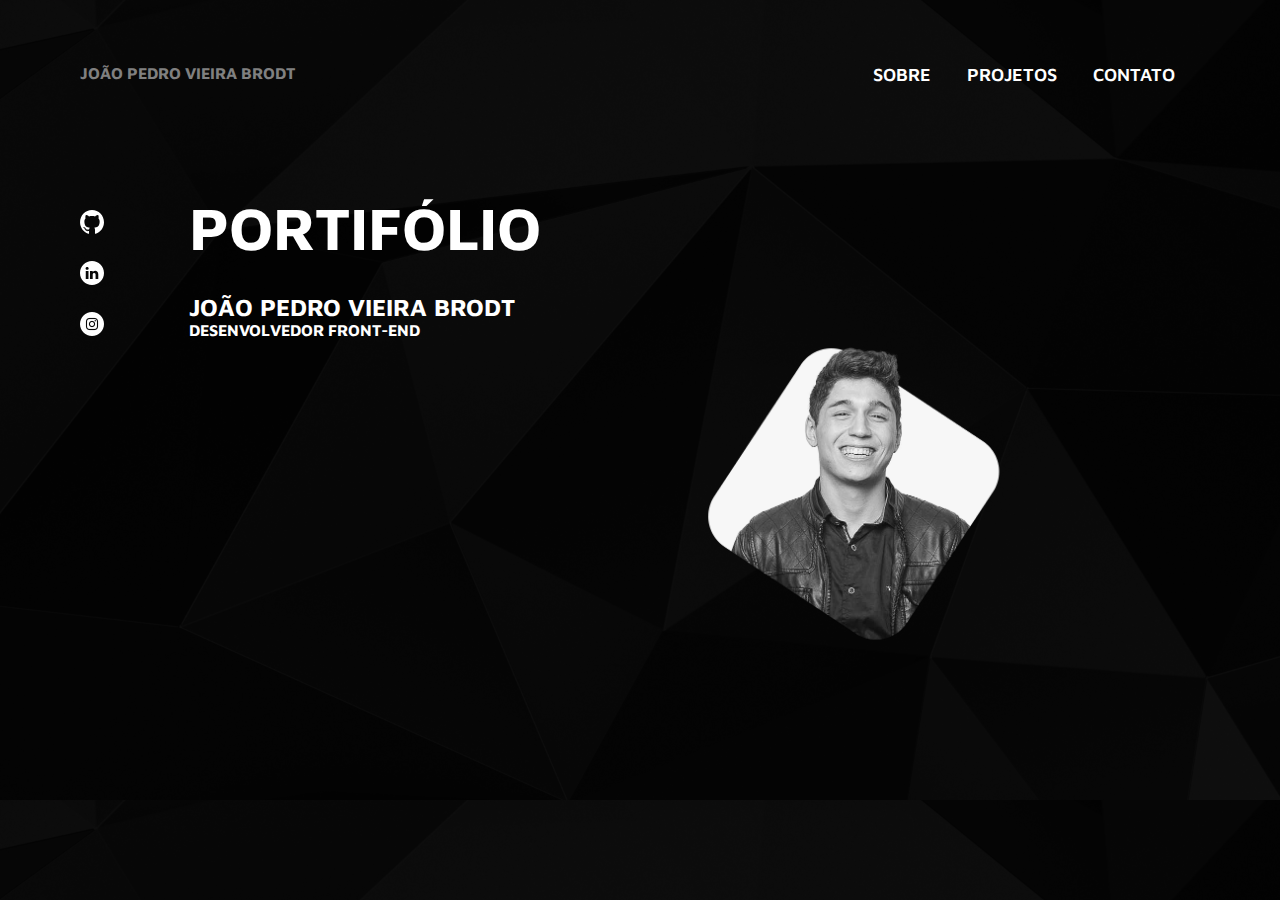
<file: index.html>
<!DOCTYPE html>
<html lang="pt">
  <head>
    <meta charset="UTF-8" />
    <title>Portifolio 1</title>
    <link rel="stylesheet" href="./styles.css" />
    <link rel="stylesheet" href="./cabecalho.css" />
    <link
      href="https://fonts.googleapis.com/css2?family=Maven+Pro&display=swap"
      rel="stylesheet"
    />
  </head>
  <body>
    <div class="geral">
      <header>
        <a class="nome__header link__clicado" href="index.html"
          >João Pedro Vieira Brodt</a
        >
        <ul class="lista__header">
          <li class="item__header">
            <a class="item__header" href="pages/sobre/sobre.html">Sobre</a>
          </li>
          <li class="item__header">
            <a class="item__header" href="pages/projetos/projetos.html"
              >Projetos</a
            >
          </li>
          <li class="item__header">
            <a class="item__header" href="pages/contato/contato.html"
              >Contato</a
            >
          </li>
        </ul>
      </header>
      <section class="socialmedia">
        <ul class="lista__socialmedia">
          <li class="item__socialmedia">
            <a href="https://github.com/JoaoBrodt">
              <img
                class="logo__socialmedia"
                src="images/Social Icons/Github.svg"
                alt="Logo github"
              />
            </a>
          </li>
          <li class="item__socialmedia">
            <a
              href="https://www.linkedin.com/in/jo%C3%A3o-pedro-vieira-brodt-656544169/"
            >
              <img
                class="logo__socialmedia"
                src="images/Social Icons/LinkedIn.svg"
                alt="Logo instagram"
              />
            </a>
          </li>
          <li class="item__socialmedia">
            <a href="https://www.instagram.com/joao_vieira_brodt/">
              <img
                class="logo__socialmedia"
                src="images/Social Icons/instagram.png"
                alt="Logo instagram"
              />
            </a>
          </li>
        </ul>
      </section>

      <section class="descricao">
        <h1>Portifólio</h1>
        <h2>João Pedro Vieira Brodt</h2>
        <h4>Desenvolvedor Front-end</h4>
      </section>
      <section>
        <img
          src="images/perfil.png"
          alt="Foto de perfil"
          class="foto__perfil"
        />
      </section>
    </div>
  </body>
</html>
</file>
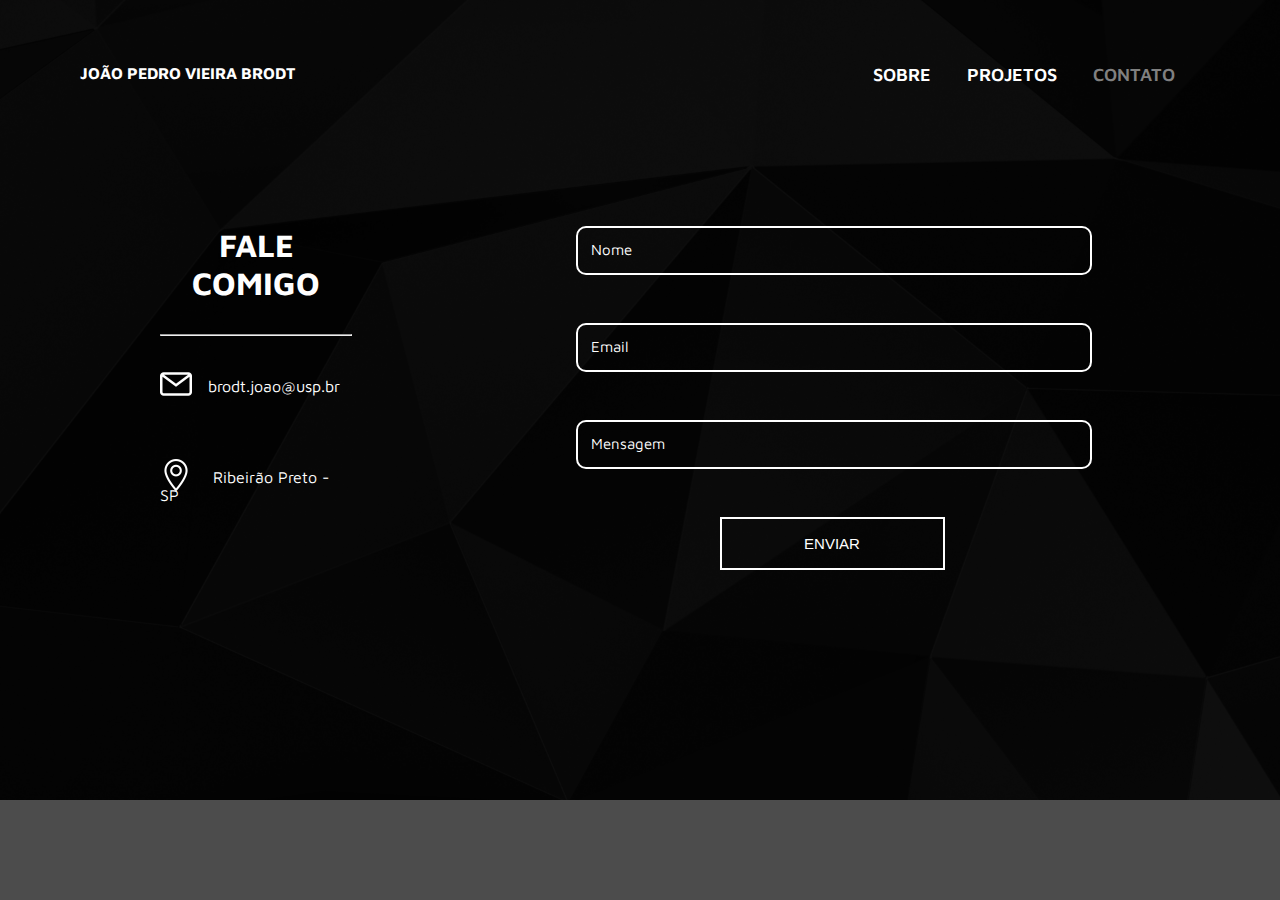
<file: pages/contato/contato.html>
<!DOCTYPE html>
<html lang="pt-br">
  <head>
    <meta charset="UTF-8" />
    <title>Portifolio - Contato</title>
    <link rel="stylesheet" href="./styles.css" />
    <link rel="stylesheet" href="../../cabecalho.css">
    <link
      href="https://fonts.googleapis.com/css2?family=Maven+Pro&display=swap"
      rel="stylesheet"
    />
  </head>

  <body>
    <div class="text__border">
      <header>
        <a class="nome__header" href="../../index.html"
          >JOÃO PEDRO VIEIRA BRODT</a
        >
        <ul class="lista__header">
          <li class="item__header">
            <a class="item__header" href="../sobre/sobre.html">Sobre</a>
          </li>
          <li class="item__header">
            <a class="item__header" href="../projetos/projetos.html"
              >Projetos</a
            >
          </li>
          <li class="item__header">
            <a class="item__header link__clicado" href="contato.html"
              >Contato</a
            >
          </li>
        </ul>
      </header>
    </div>

    <div class="uniao">
      <div class="descricao">
        <h1 class="titulo__descricao">Fale comigo</h1>
        <hr />
        <p>
          <img
            class="icon__text"
            src="../../images/Logos/email.png"
            alt=""
          />brodt.joao@usp.br
        </p>
        <p>
          <img class="icon__text" src="../../images/Logos/mapa.png" alt="" />
          Ribeirão Preto - SP
        </p>
      </div>

      <div class="wrapper">
        <div class="inner">
          <form>
            <label class="form-group">
              <input id="nome" type="text" class="form-control" required />
              <span>Nome</span>
            </label>
            <label class="form-group">
              <input id="email" type="text" class="form-control" required />
              <span for="">Email</span>
            </label>
            <label class="form-group ">
              <input
                id="mensagem"
                class="form-control form-control-mensagem"
                maxlength="267"
                required
              ></input>
              <span for="">Mensagem</span>
            </label>
            <button type="submit">
              Enviar
              <i class="zmdi zmdi-arrow-right"></i>
            </button>
          </form>
        </div>
      </div>
    </div>
    <script src="./script.js"></script>
  </body>
</html>
</file>
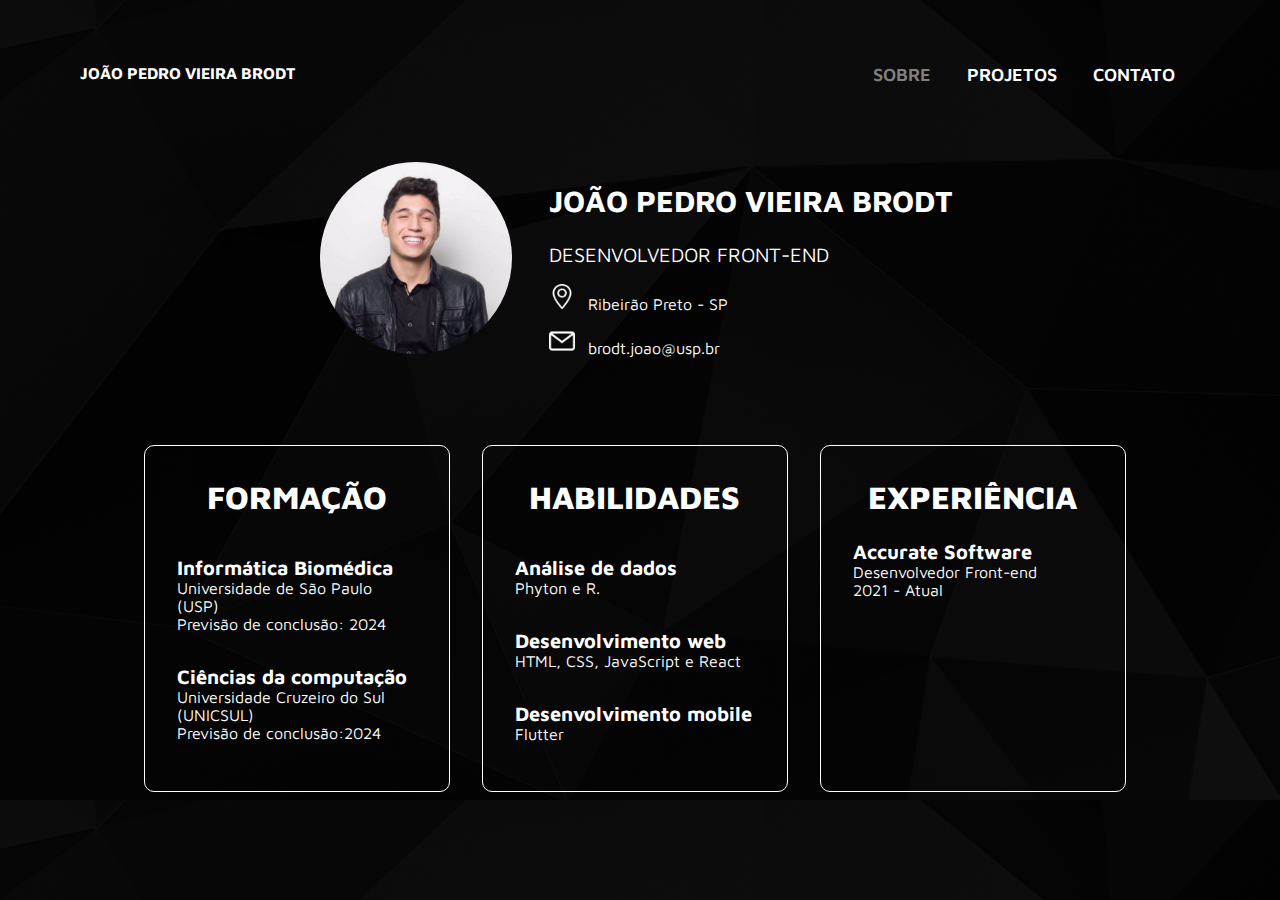
<file: pages/sobre/sobre.html>
<!DOCTYPE html>
<html lang="pt">
  <head>
    <meta charset="UTF-8" />
    <title>Portifolio - Sobre</title>
    <link rel="stylesheet" href="./styles.css" />
    <link rel="stylesheet" href="../../cabecalho.css" />
    <link
      href="https://fonts.googleapis.com/css2?family=Maven+Pro&display=swap"
      rel="stylesheet"
    />
  </head>
  <body>
    <div class="text__border">
      <header>
        <a class="nome__header" href="../../index.html"
          >JOÃO PEDRO VIEIRA BRODT</a
        >
        <ul class="lista__header">
          <li class="item__header">
            <a class="item__header link__clicado" href="sobre.html">Sobre</a>
          </li>
          <li class="item__header">
            <a class="item__header" href="../projetos/projetos.html"
              >Projetos</a
            >
          </li>
          <li class="item__header">
            <a class="item__header" href="../contato/contato.html">Contato</a>
          </li>
        </ul>
      </header>
    </div>
    <div class="sobre">
      <img
        src="../../images/perfil.jpg"
        class="foto__perfil"
        alt="Foto de perfil de João Pedro"
      />
      <div class="texto__sobre">
        <h1 class="item__sobre">JOÃO PEDRO VIEIRA BRODT</h1>
        <h5 class="item__sobre">DESENVOLVEDOR FRONT-END</h5>
        <p class="item__sobre">
          <img class="icon__text" src="../../images/Logos/mapa.png" alt="" />
          Ribeirão Preto - SP
        </p>
        <p class="item__sobre">
          <img class="icon__text" src="../../images/Logos/email.png" alt="" />
          brodt.joao@usp.br
        </p>
      </div>
    </div>

    <section class="text__middle">
      <div class="formacao">
        <h3>FORMAÇÃO</h3>
        <div class="curso">
          <h4>Informática Biomédica</h4>
          <p>Universidade de São Paulo (USP)</p>
          <p>Previsão de conclusão: 2024</p>
        </div>
        <div class="curso">
          <h4>Ciências da computação</h4>
          <p>Universidade Cruzeiro do Sul (UNICSUL)</p>
          <p>Previsão de conclusão:2024</p>
        </div>
      </div>

      <div class="habilidade">
        <h3>HABILIDADES</h3>
        <div class="linguagem">
          <h4>Análise de dados</h4>
          <p>Phyton e R.</p>
        </div>
        <div class="linguagem">
          <h4>Desenvolvimento web</h4>
          <p>HTML, CSS, JavaScript e React</p>
        </div>
        <div class="linguagem">
          <h4>Desenvolvimento mobile</h4>
          <p>Flutter</p>
        </div>
      </div>

      <div class="experiencia">
        <h3>EXPERIÊNCIA</h3>
        <div class="emprego">
          <h4>Accurate Software</h4>
          <p>Desenvolvedor Front-end</p>
          <p>2021 - Atual</p>
        </div>
      </div>
    </section>
  </body>
</html>
</file>
<file: styles.css>
* {
  margin: 0;
  padding: 0;
}
body {
  background: linear-gradient(rgba(0, 0, 0, 0.7), rgba(0, 0, 0, 0.7)),
    url("images/fundo.jpg") repeat;
  background-size: cover;
  display: table;
  width: 100%;
  font-family: "Maven Pro", sans-serif;
}
.geral {
  margin: 0 5em;
}
.socialmedia {
  display: inline;
}
.logo__socialmedia {
  width: 100%;
}
.lista__socialmedia {
  color: white;
  list-style-type: none;
  padding-bottom: 1em;
  display: inline-block;
  padding-top: 3em;
}
.item__socialmedia {
  padding-bottom: 1.5em;
}

.descricao {
  display: inline-block;
  color: white;
  margin-left: 5em;
  vertical-align: top;
  clear: right;
}
.descricao h1,
.descricao h2,
.descricao h4 {
  text-transform: uppercase;
}
.descricao h1 {
  font-size: 60px;
  padding: 0.5em 0;
}

.foto__perfil {
  width: 25%;
  position: absolute;
  bottom: 35%;
  left: 70%;
  transform: translate(-63%, 20%);
}
</file>
<file: cabecalho.css>
header {
  margin-top: 4em;
  display: flex;
}

.nome__header {
  color: white;
  font-weight: 700;
  margin-bottom: 5em;
  text-decoration: none;
  text-transform: uppercase;
}

.lista__header {
  color: white;
  list-style-type: none;
  display: flex;
  margin-left: 50%;
}
.item__header {
  margin: 0 0.5em;
  color: white;
  font-weight: 600;
  text-decoration: none;
  font-size: 18px;
  text-transform: uppercase;
}
.link__clicado {
  color: grey;
}
</file>
<file: pages/contato/styles.css>
* {
  margin: 0;
  padding: 0;
}
body {
  background: linear-gradient(rgba(0, 0, 0, 0.7), rgba(0, 0, 0, 0.7)),
    url("../../images/fundo.jpg") no-repeat;
  background-size: 100%;
  font-family: "Maven Pro", sans-serif;
  color: white;
}

.text__border {
  margin: 0 5em;
}

.descricao {
  padding: 0 10em 0 10em;
}
.titulo__descricao {
  text-transform: uppercase;
  padding-bottom: 1em;
  text-align: center;
}
.descricao p {
  padding: 2em 0;
  justify-content: first baseline;
}
.uniao {
  display: grid;
  grid-template-columns: 40% 50%;
  margin-top: 5%;
}
.icon__text {
  height: 2em;
  padding-right: 1em;
  margin-bottom: -0.5em;
}

input,
textarea,
select,
button {
  color: #fff;
  font-size: 15px;
}

.inner {
  width: 80%;
  margin-left: 10%;
}

form h3 {
  font-size: 35px;
  text-align: center;
}

form p {
  text-align: center;
  padding: 0 25px;
  margin-bottom: 55px;
  line-height: 1.4;
  color: #bbbbbb;
}

.form-group {
  position: relative;
  display: block;
  margin-bottom: 3em;
}

.form-group span {
  font-size: 15px;
  color: white;
  position: absolute;
  top: 1em;
  left: 1em;
  transition: all 0.2s ease;
  transform-origin: 0 0;
  cursor: text;
}

.form-control {
  display: block;
  width: 100%;
  height: 3em;
  font-size: 15px;
  background: none;
  border-radius: 10px;
  border: 2px solid #fff;
}

.form-control:focus + span,
.form-control:valid + span {
  transform: translateY(-2.5em) scale(0.8);
}

textarea.form-control {
  padding-top: 10px;
  padding-bottom: 10px;
}

button {
  border: none;
  width: 15em;
  height: 3.5em;
  border: 2px solid #fff;
  margin: auto;
  margin-top: 2em;
  cursor: pointer;
  display: flex;
  align-items: center;
  justify-content: center;
  background: none;
  color: #fff;
  text-transform: uppercase;
}
.loading {
  width: 10%;
  animation: spin 1s infinite linear;
}
@keyframes spin {
  from {
    transform: rotate(0deg);
  }
  to {
    transform: rotate(360deg);
  }
}
button:hover {
  background-color: white;
  color: black;
  border: none;
}

@media (max-width: 767px) {
  h3 {
    font-size: 38px;
  }

  p {
    font-size: 14px;
    padding: 0;
  }

  .inner {
    padding: 27px 20px 37px;
  }
}
</file>
<file: pages/sobre/styles.css>
* {
  margin: 0;
  padding: 0;
}
body {
  background: linear-gradient(rgba(0, 0, 0, 0.7), rgba(0, 0, 0, 0.7)),
    url("../../images/fundo.jpg");
  background-repeat: repeat-y;
  background-size: 100%;
  font-family: "Maven Pro", sans-serif;
  color: white;
}

.text__border {
  margin: 0 5em;
}

.foto__perfil {
  border-radius: 100%;
  width: 15%;
  display: inline;
  margin-left: 25%;
}

.icon__text {
  width: 4%;
  padding-right: 0.5em;
}
.item__sobre {
  padding: 0.5em 0;
}
.texto__sobre {
  display: inline-block;
  padding-left: 2em;
  width: 50%;
}
h1 {
  font-size: 30px;
}
h5 {
  font-size: 20px;
  font-weight: 100;
}

.text__middle {
  padding: 4em 8em;
  display: grid;
  grid-template-columns: 33% 33% 33%;
}
.curso,
.linguagem {
  padding: 1em 0;
}
.formacao,
.habilidade,
.experiencia {
  border: 1px solid white;
  margin: 1em;
  padding: 2em;
  border-radius: 10px;
}
.text__middle h3 {
  font-weight: 100;
  font-size: 32px;
  padding-bottom: 0.75em;
  text-align: center;
  font-weight: 800;
}
.text__middle h4 {
  font-weight: 700;
  font-size: 20px;
}
</file>
